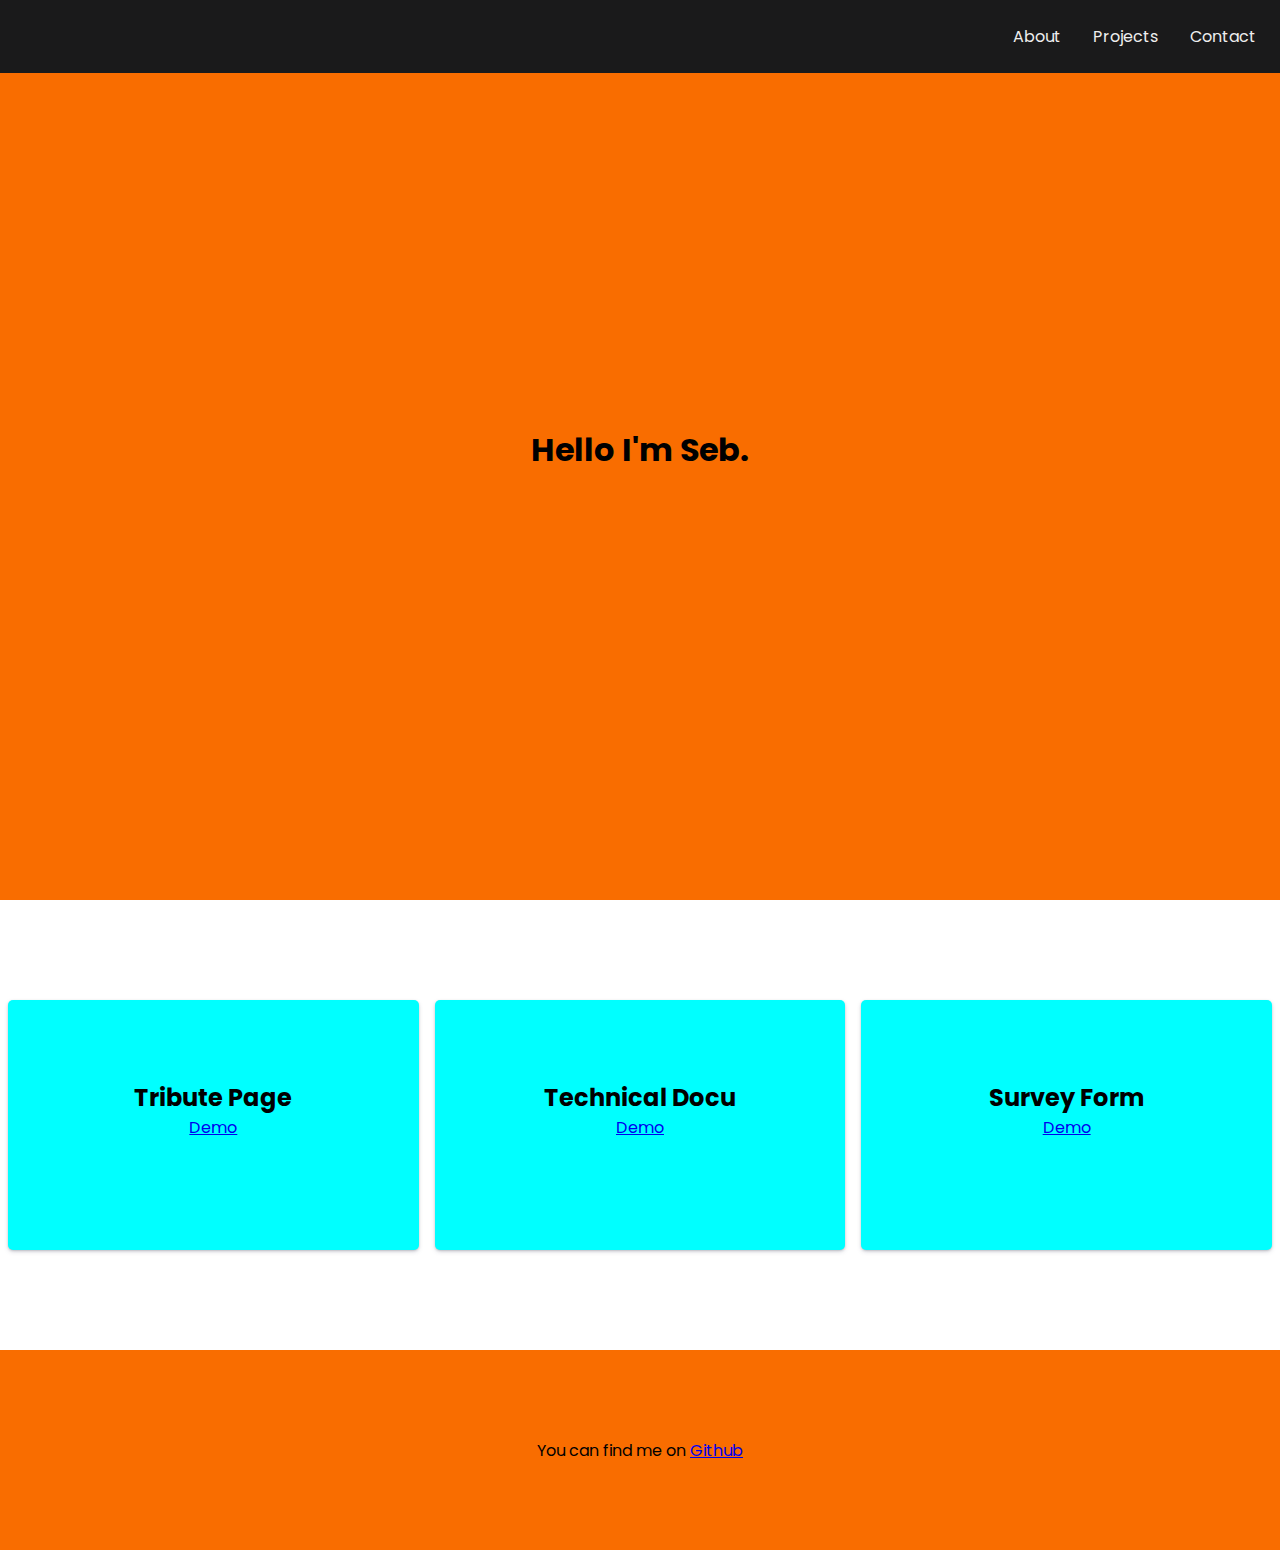
<file: portfolio/index.html>
<!DOCTYPE html>
<html lang="en">
<head>
    <meta charset="UTF-8">
    <meta http-equiv="X-UA-Compatible" content="IE=edge">
    <meta name="viewport" content="width=device-width, initial-scale=1.0">
    <title>Portfolio</title>
    <link rel="stylesheet" href="style.css">
</head>
<body>
    <div class="page-wrapper">
        <section id="welcome-section">
            <h1>Hello I'm Seb.</h1>
        </section>
        <nav id="navbar">
            <ul>
                <li><a href="#welcome-section">About</a></li>
                <li><a href="#projects">Projects</a></li>
                <li><a href="#contact">Contact</a></li>
            </ul>
        </nav>
        <section id="projects">
            <div class="project-tile">
                <h2>Tribute Page</h2>
                <a target="_blank" href="https://codepen.io/Kniffte/pen/rNGvWPb">Demo</a>
            </div>
            <div class="project-tile">
                <h2>Technical Docu</h2>
                <a target="_blank" href="https://codepen.io/Kniffte/pen/qBPwKBg">Demo</a>
            </div>
            <div class="project-tile">
                <h2>Survey Form</h2>
                <a target="_blank" href="https://codepen.io/Kniffte/pen/bGoKMxG">Demo</a>
            </div>
        </section>
        <footer id="contact">
            <p>You can find me on <a target="_blank" href="https://github.com/Kniffte" id="profile-link">Github</a></p>
        </footer>
    </div>
</body>
</html>
</file>
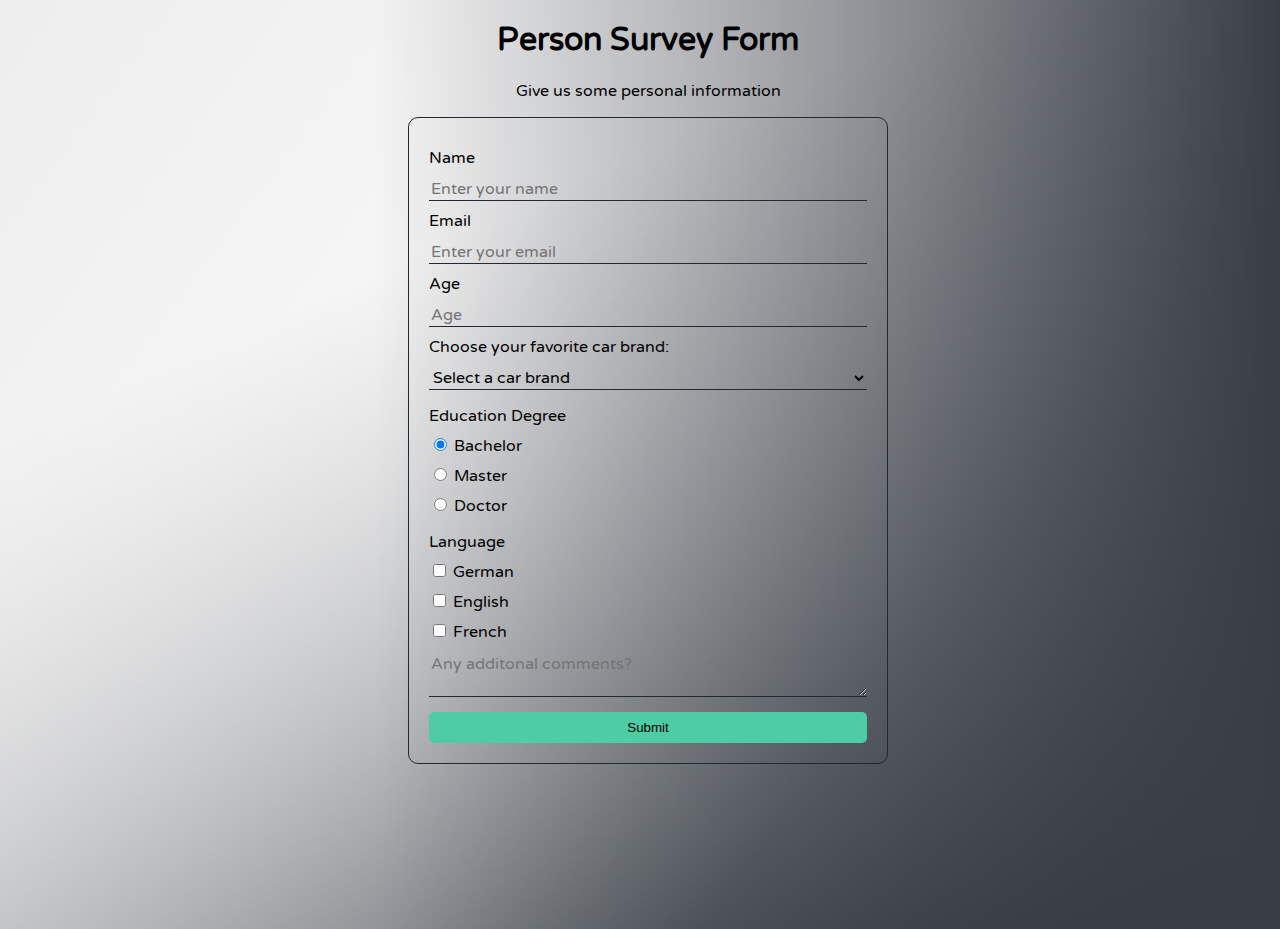
<file: survey/index.html>
<!DOCTYPE html>
<html lang="en">
    <head>
        <meta charset="UTF-8">
        <meta name="viewport" content="width=device-width, initial-scale=1.0">
        <meta http-equiv="X-UA-Compatible" content="ie=edge">
        <title>Survey Form</title>
        <link rel="stylesheet" href="style.css">
    </head>
    <body>
        <div class="content">
            <h1 id="title">Person Survey Form</h1>
            <p id="description">Give us some personal information</p>
            <form id="survey-form">
                <label for="name" id="name-label">Name</label>
                <input type="text" id="name" name="name" placeholder="Enter your name" required><br>
                <label for="email" id="email-label">Email</label>
                <input type="email" id="email" name="email" placeholder="Enter your email" required><br>
                <label for="number" id="number-label">Age</label>
                <input type="number" id="number" name="number" min="18" max="99" placeholder="Age"><br>
                <label for="dropdown">Choose your favorite car brand:</label>
                <select id="dropdown" name="role" placeholder="Select a car">
                    <option disabled selected value>Select a car brand</option>
                    <option value="audi">Audi</option>
                    <option value="bmw">BMW</option>
                    <option value="fiat">Fiat</option>
                    <option value="saab">Saab</option>
                    <option value="volvo">Volvo</option>
                </select>
                <p>Education Degree</p>
                <input type="radio" id="bachelor" name="degree" value="bachelor" checked>
                <label for="bachelor">Bachelor</label></br>
                <input type="radio" id="master" name="degree" value="master">
                <label for="master">Master</label></br>
                <input type="radio" id="doctor" name="degree" value="doctor">
                <label for="doctor">Doctor</label></br>
                <p>Language</p>
                <input type="checkbox" id="german" name="german" value="german">
                <label for="german">German</label></br>
                <input type="checkbox" id="english" name="english" value="english">
                <label for="english">English</label></br>
                <input type="checkbox" id="french" name="french" value="french">
                <label for="french">French</label></br>
                <textarea
                    id="comments"
                    class="input-textarea"
                    name="comment"
                    placeholder="Any additonal comments?"
                ></textarea>
                <input type="submit" id="submit" name="submit" value="Submit">
            </form>
        </div>
        <script src="https://cdn.freecodecamp.org/testable-projects-fcc/v1/bundle.js"></script>
    </body>
</html>
</file>
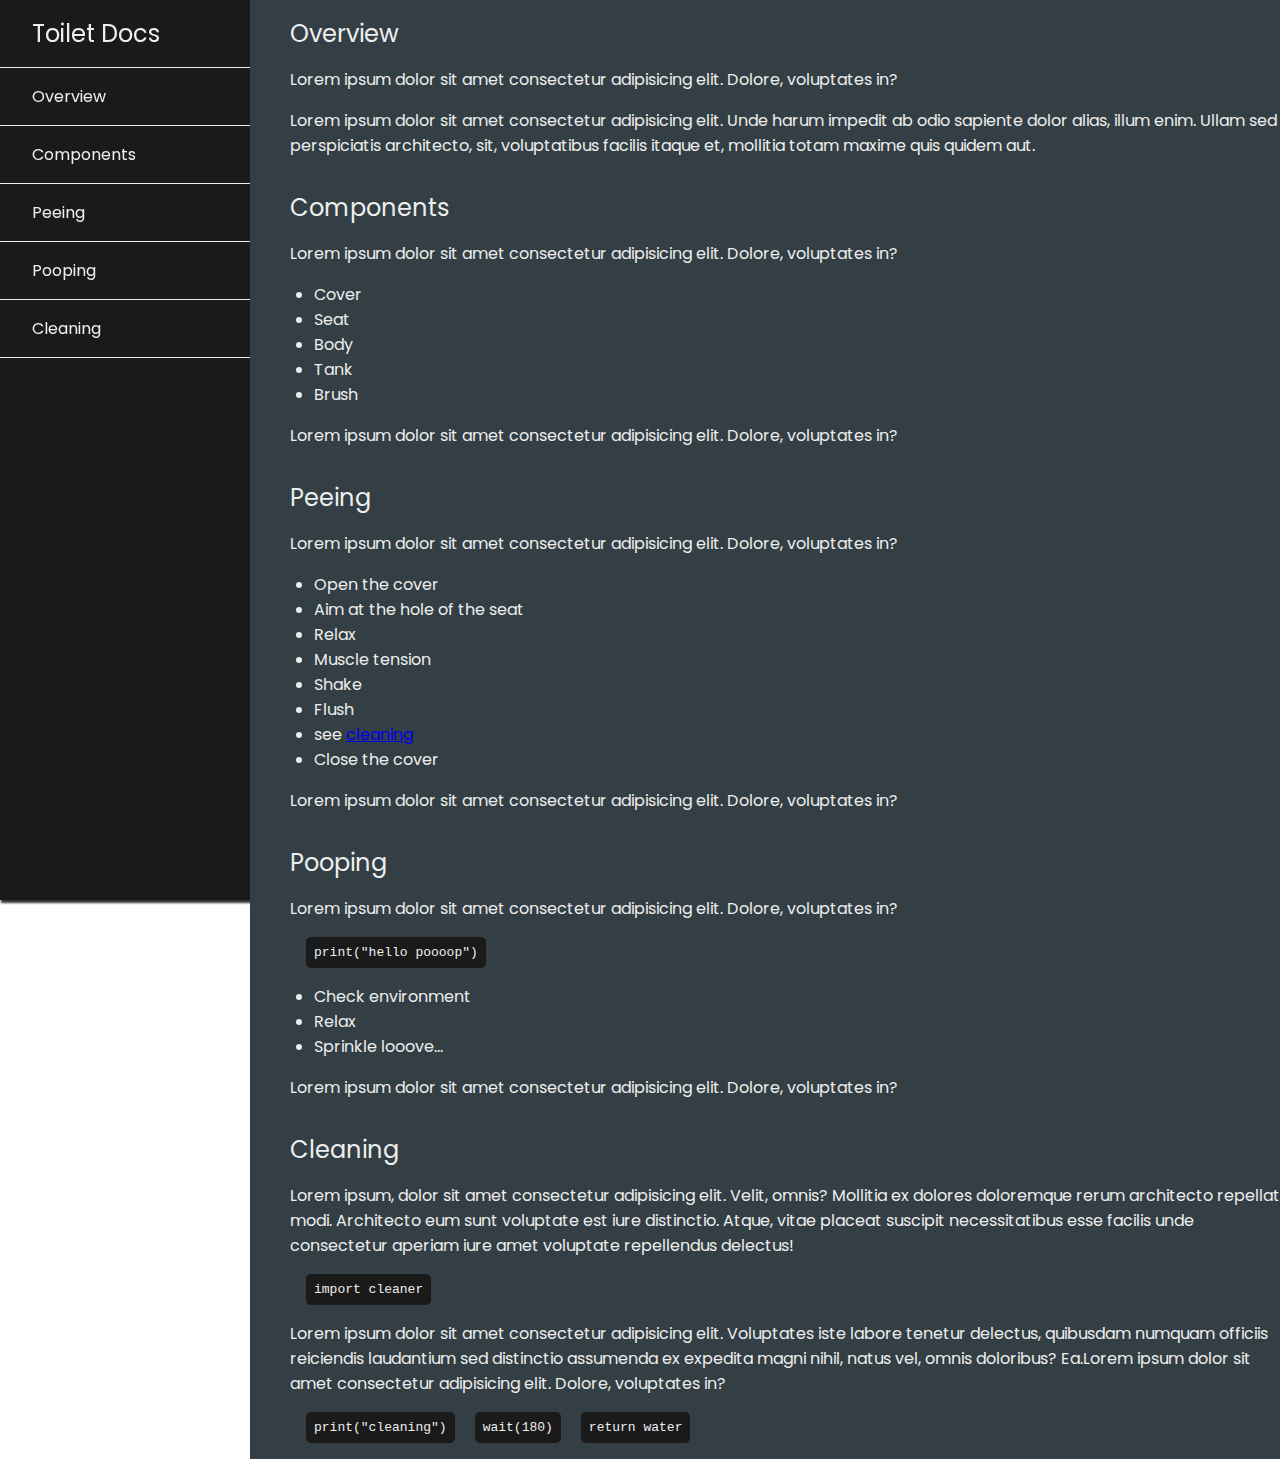
<file: technical-docu/index.html>
<!DOCTYPE html>
<html lang="en">
<head>
    <meta charset="UTF-8">
    <meta http-equiv="X-UA-Compatible" content="IE=edge">
    <meta name="viewport" content="width=device-width, initial-scale=1.0">
    <title>Technical Documentation</title>
    <link rel="stylesheet" href="style.css">
</head>
<body>
    <div class="container">
        <nav id="navbar">
            <header>Toilet Docs</header>
            <ul>
                <li><a class="nav-link" href="#overview">Overview</a></li>
                <li><a class="nav-link" href="#components">Components</a></li>
                <li><a class="nav-link" href="#peeing">Peeing</a></li>
                <li><a class="nav-link" href="#pooping">Pooping</a></li>
                <li><a class="nav-link" href="#cleaning">Cleaning</a></li>
            </ul>
        </nav>
        <main id="main-doc">
            <section class="main-section" id="overview">
                <header>Overview</header>
                <article>
                    <p>Lorem ipsum dolor sit amet consectetur adipisicing elit. Dolore, voluptates in?</p>
                    <p>
                        Lorem ipsum dolor sit amet consectetur adipisicing elit. Unde harum impedit ab odio sapiente dolor alias, illum enim. Ullam sed perspiciatis architecto, sit, voluptatibus facilis itaque et, mollitia totam maxime quis quidem aut.
                    </p>
                </article>
            </section>
            <section class="main-section" id="components">
                <header>Components</header>
                <article>
                    <p>Lorem ipsum dolor sit amet consectetur adipisicing elit. Dolore, voluptates in?</p>
                    <ul>
                        <li>Cover</li>
                        <li>Seat</li>
                        <li>Body</li>
                        <li>Tank</li>
                        <li>Brush</li>
                    </ul>
                    <p>Lorem ipsum dolor sit amet consectetur adipisicing elit. Dolore, voluptates in?</p>
                </article>
            </section>
            <section class="main-section" id="peeing">
                <header>Peeing</header>
                <article>
                    <p>Lorem ipsum dolor sit amet consectetur adipisicing elit. Dolore, voluptates in?</p>
                    <ul>
                        <li>Open the cover</li>
                        <li>Aim at the hole of the seat</li>
                        <li>Relax</li>
                        <li>Muscle tension</li>
                        <li>Shake</li>
                        <li>Flush</li>
                        <li>see <a href="#cleaning">cleaning</a></li>
                        <li>Close the cover</li>
                    </ul>
                    <p>Lorem ipsum dolor sit amet consectetur adipisicing elit. Dolore, voluptates in?</p>
                </article>
            </section>
            <section class="main-section" id="pooping">
                <header>Pooping</header>
                <article>
                    <p>Lorem ipsum dolor sit amet consectetur adipisicing elit. Dolore, voluptates in?</p>
                    <code>print("hello poooop")</code><!-- code tag insges. 5 mal implementieren -->
                    <ul>
                        <li>Check environment</li>
                        <li>Relax</li>
                        <li>Sprinkle looove...</li>
                    </ul>
                    <p>Lorem ipsum dolor sit amet consectetur adipisicing elit. Dolore, voluptates in?</p>
                </article>
            </section>
            <section class="main-section" id="cleaning">
                <header>Cleaning</header>
                <article>
                    <p>Lorem ipsum, dolor sit amet consectetur adipisicing elit. Velit, omnis? Mollitia ex dolores doloremque rerum architecto repellat modi. Architecto eum sunt voluptate est iure distinctio. Atque, vitae placeat suscipit necessitatibus esse facilis unde consectetur aperiam iure amet voluptate repellendus delectus!</p>
                    <code>import cleaner</code>
                    <p>Lorem ipsum dolor sit amet consectetur adipisicing elit. Voluptates iste labore tenetur delectus, quibusdam numquam officiis reiciendis laudantium sed distinctio assumenda ex expedita magni nihil, natus vel, omnis doloribus? Ea.Lorem ipsum dolor sit amet consectetur adipisicing elit. Dolore, voluptates in?</p>
                    <code>print("cleaning")</code>
                    <code>wait(180)</code>
                    <code>return water</code>
                </article>
            </section>
        </main>
    </div>
</body>
</html>
</file>
<file: portfolio/style.css>
@import url('https://fonts.googleapis.com/css?family=Poppins');

:root {
    --color-dark-grey: #1a1a1b;
    --color-grey: #333f44;
    --color-white: #eeeeee;
    --color-green: #4ecca3;
    --color-orange: #f96d00;
}

*,
*:after,
*:before {
    box-sizing: border-box;
    padding: 0;
    margin: 0;
}

html {
    font-family: 'Poppins', sans-serif;
}

#welcome-section {
    background-color: #f96d00;
    height: 100vh;
    width: 100%;
    display: flex;
    justify-content: center;
    align-items: center;
}

nav {
    background-color: var(--color-dark-grey);
    position: fixed;
    top: 0;
    width: 100%;
}

nav ul {
    display: flex;
    justify-content: flex-end;
    gap: 2rem;
    list-style-type: none;
    padding: 1.5rem;
}

nav a {
    color: var(--color-white);
    transition: all 0.3s ease 0s;
    text-decoration: none;
}

nav a:hover {
    color: var(--color-green);
}

#projects {
    /* background-color: var(--color-grey); */
    display: grid;
    grid-template-columns: 1fr 1fr 1fr;
    align-items: center;
    height: 50vh;
}

.project-tile {
    background-color: aqua;
    border-radius: 5px;
    box-shadow: rgba(50, 50, 93, 0.25) 0px 2px 5px -1px, rgba(0, 0, 0, 0.3) 0px 1px 3px -1px;
    text-align: center;
    margin: .5em;
    padding: 5em;
    height: 250px;
}

footer {
    background-color: var(--color-orange);
    display: flex;
    justify-content: center;
    align-items: center;
    text-align: center;
    vertical-align: middle;
    height: 200px;
}

@media only screen and (max-width: 815px) {
    /* for mobile screen */

}
</file>
<file: survey/style.css>
/* @import url('https://fonts.googleapis.com/css?family=Quicksand'); */
/* @import url('https://fonts.googleapis.com/css?family=Poppins'); */
@import url('https://fonts.googleapis.com/css2?family=Varela+Round&display=swap');

:root {
    --color-dark-grey: #232931;
    --color-grey: #393e46;
    --color-white: #eeeeee;
    --color-green: #4ecca3;
    --color-orange: #f96d00;
}

body {
    width: 100vw;
    height: 100vh;
    font-family: 'Varela Round', sans-serif;
    background: 
        linear-gradient(270deg, var(--color-grey), rgba(255,0,0,0) 70.71%),
        linear-gradient(127deg, var(--color-white), rgba(0,255,0,0) 70.71%), 
        linear-gradient(336deg, var(--color-dark-grey), rgba(0,0,255,0) 70.71%);
}

*,
*:after,
*:before {
    box-sizing: border-box;
}

.content {
    max-width: 500px;
    margin: auto;
}

h1 {
    text-align: center;
}

p {
    text-align: center;
}

form {
    margin: 10px;
    padding: 20px;
    border-radius: 10px;
    border: 1px solid var(--color-dark-grey);
    /* background-color: rgba(199, 151, 61, 0.514); */
}

form > p {
    margin-bottom: 0;
    text-align: left;
}

label {
    display: inline-block;
    margin-top: 10px;
}

input,
select,
textarea {
    margin-top: 10px;
    border: none;
    /* border-radius: 5px; */
    border-bottom: 1px solid var(--color-dark-grey);
    background-color: transparent;
}

input[type=text],
input[type=email],
input[type=number],
select,
textarea {
    width: 100%;
    font-family: inherit;
    font-size: inherit;
    line-height: inherit;
}

input[type=radio],
input[type=checkbox] {
    /* display: float; ???? */
    /* opacity: 0;
    border: 1px solid var(--color-dark-grey); */
}

input[type=submit] {
    width: 100%;
    background-color: var(--color-green);
    border: none;
    border-radius: 5px;
    padding: 0.5rem;
}

textarea {
    min-width: 100%;
    max-width: 100%;
    min-height: 2rem;
}
</file>
<file: technical-docu/style.css>
/* @import url('https://fonts.googleapis.com/css?family=Quicksand'); */
@import url('https://fonts.googleapis.com/css?family=Poppins');
/* @import url('https://fonts.googleapis.com/css2?family=Varela+Round&display=swap'); */

:root {
    --color-dark-grey: #1a1a1b;
    --color-grey: #333f44;
    --color-white: #eeeeee;
    --color-green: #4ecca3;
    --color-orange: #f96d00;
}

*,
*:after,
*:before {
    box-sizing: border-box;
    padding: 0;
    margin: 0;
}

html {
    font-family: 'Poppins', sans-serif;
}

body {
    /* background-color: #0093E9; */
    /* background-image: linear-gradient(160deg, #80D0C7 0%, #0093E9 100%); */
}


nav {
    background-color: var(--color-dark-grey);
    display: flex;
    flex-direction: column;
    position: fixed;
    top: 0;
    left: 0;
    height: 100%;
    width: 250px;
    box-shadow: 2px 2px 2px 1px rgba(0, 0, 0, 0.8);
}

nav header {
    border-bottom: 1px solid var(--color-white);
    color: var(--color-white);
    font-size: 1.5rem;
    /* font-weight: bold; */
    padding: 1rem 2rem;
}

nav li {
    border-bottom: 1px solid var(--color-white);
    padding: 1rem 2rem;
}

nav a {
    color: var(--color-white);
    text-decoration: none;
    transition: all 0.3s ease 0s;
}

nav a:hover {
    color:var(--color-green);
}

main {
    background-color: var(--color-grey);
    color: var(--color-white);
    position: absolute;
    left: 250px;
    padding-left: 2.5em;
}

section header {
    font-size: 1.5rem;
    padding: 1rem 0;
}

section p {
    margin-bottom: 1rem;
}

section ul {
    padding-left: 1.5rem;
    margin-bottom: 1rem;
}

code {
    display: inline-block;
    background-color: var(--color-dark-grey);
    color: var(--color-white);
    margin: 0 0 1rem 1rem;
    padding: 0.5rem;
    border-radius: 5px;
}
@media only screen and (max-width: 815px) {
    /* for mobile screen */
    nav {
        width: 100%;
        height: auto;
        z-index: 999;
    }
    main {
        left: 0;
        top: 22rem;
    }
}
</file>
